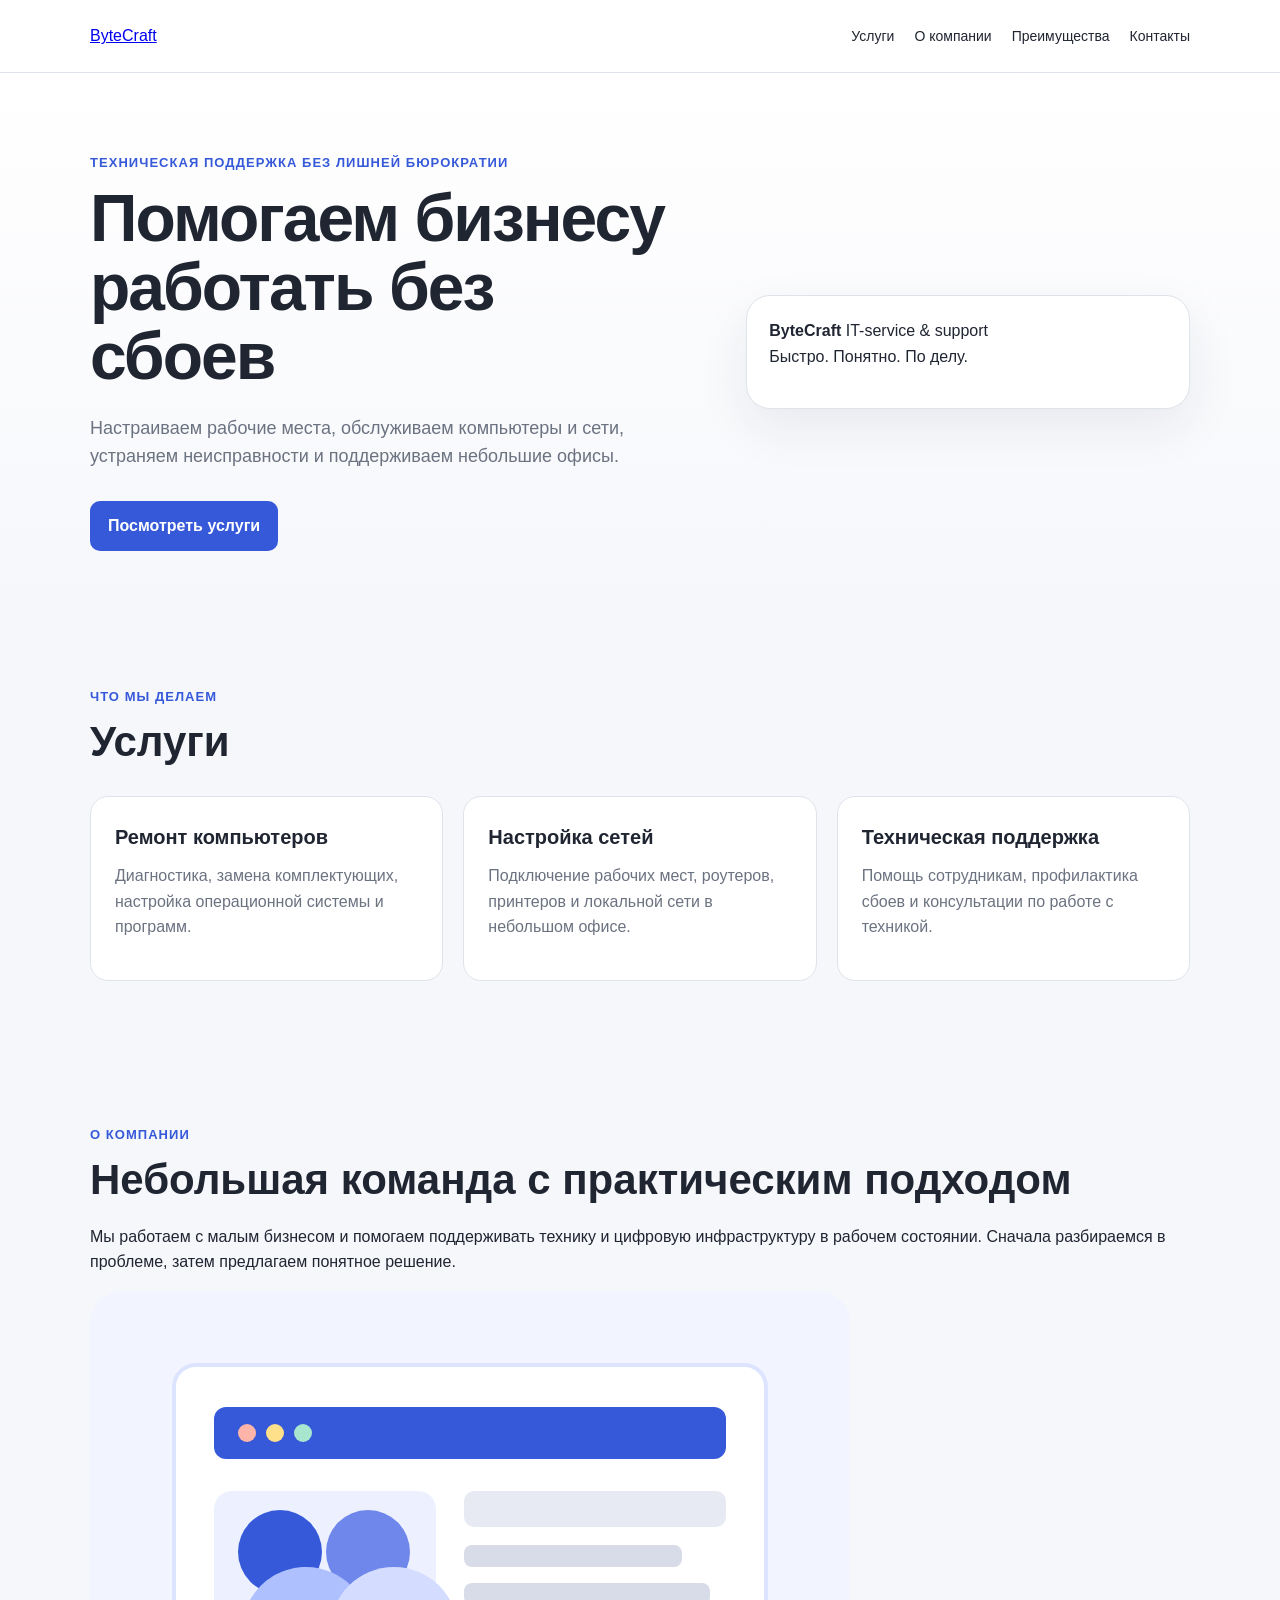
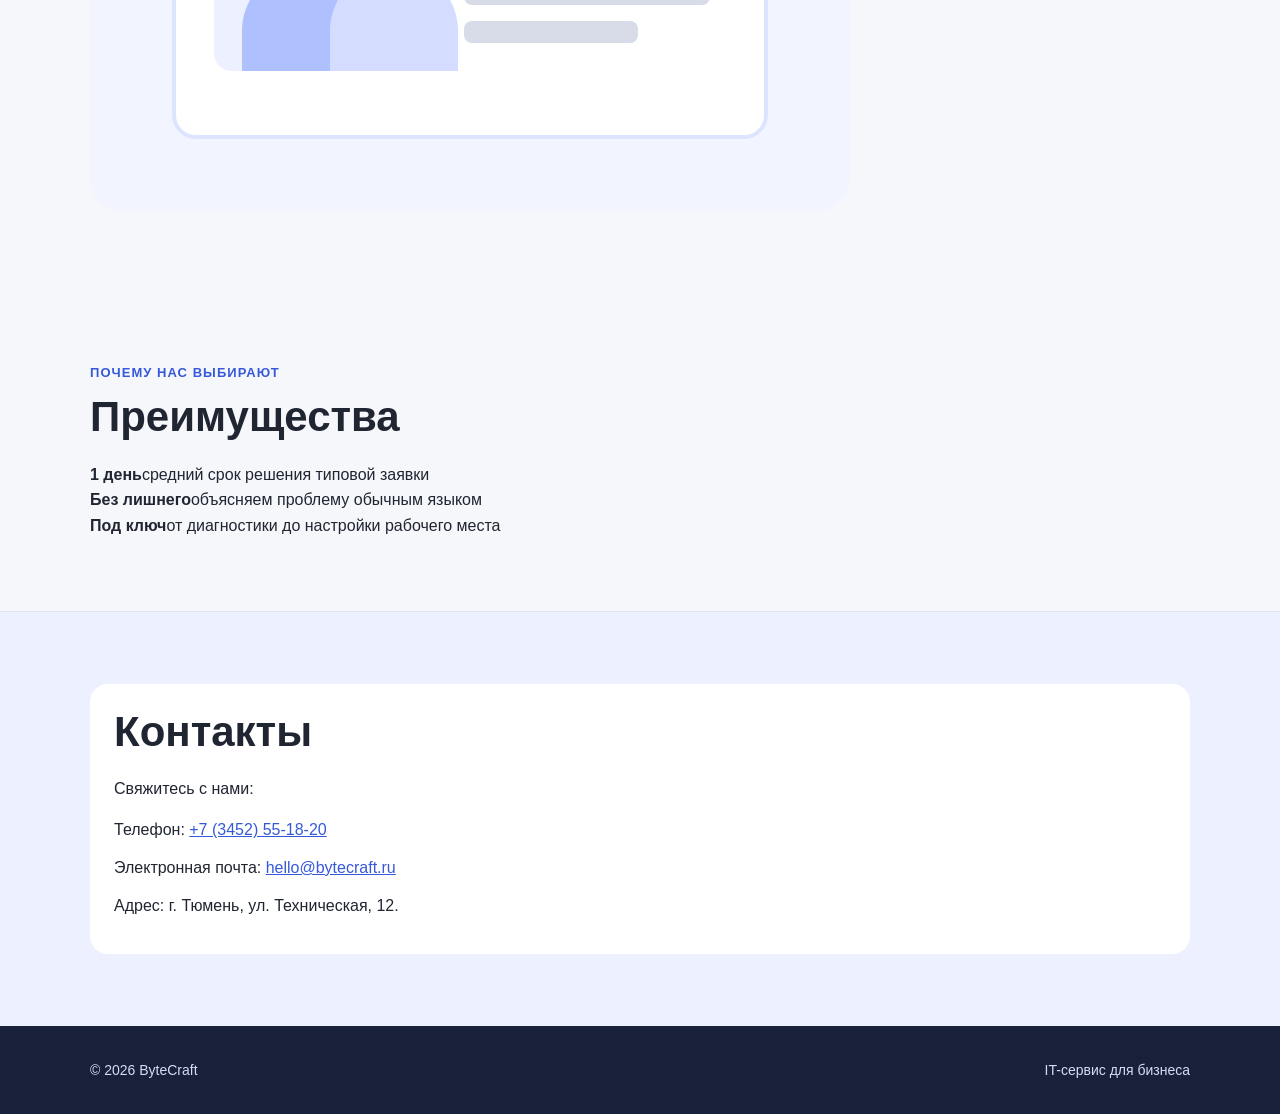
<file: index.html>
<!DOCTYPE html>
<html lang="ru">
<head>
  <meta charset="UTF-8">
  <meta name="viewport" content="width=device-width, initial-scale=1.0">
  <title>ByteCraft — IT-сервис для бизнеса</title>
  <link rel="stylesheet" href="style.css">
</head>
<body>
  <header class="site-header">
    <div class="container header-inner">
      <a class="logo" href="#top">ByteCraft</a>
      <nav class="main-nav" aria-label="Основная навигация">
        <a href="#services">Услуги</a>
        <a href="#about">О компании</a>
        <a href="#advantages">Преимущества</a>
        <a href="#contacts">Контакты</a>
      </nav>
    </div>
  </header>

  <main id="top">
    <section class="hero">
      <div class="container hero-grid">
        <div>
          <p class="eyebrow">Техническая поддержка без лишней бюрократии</p>
          <h1>Помогаем бизнесу работать без сбоев</h1>
          <p class="lead">Настраиваем рабочие места, обслуживаем компьютеры и сети, устраняем неисправности и поддерживаем небольшие офисы.</p>
          <a class="button" href="#services">Посмотреть услуги</a>
        </div>
        <div class="hero-card">
          <strong>ByteCraft</strong>
          <span>IT-service & support</span>
          <p>Быстро. Понятно. По делу.</p>
        </div>
      </div>
    </section>

    <section id="services" class="section">
      <div class="container">
        <p class="eyebrow">Что мы делаем</p>
        <h2>Услуги</h2>
        <div class="cards">
          <article class="card">
            <h3>Ремонт компьютеров</h3>
            <p>Диагностика, замена комплектующих, настройка операционной системы и программ.</p>
          </article>
          <article class="card">
            <h3>Настройка сетей</h3>
            <p>Подключение рабочих мест, роутеров, принтеров и локальной сети в небольшом офисе.</p>
          </article>
          <article class="card">
            <h3>Техническая поддержка</h3>
            <p>Помощь сотрудникам, профилактика сбоев и консультации по работе с техникой.</p>
          </article>
        </div>
      </div>
    </section>

    <section id="about" class="section section-alt">
      <div class="container split">
        <div>
          <p class="eyebrow">О компании</p>
          <h2>Небольшая команда с практическим подходом</h2>
          <p>Мы работаем с малым бизнесом и помогаем поддерживать технику и цифровую инфраструктуру в рабочем состоянии. Сначала разбираемся в проблеме, затем предлагаем понятное решение.</p>
        </div>
        <img src="assets/team.svg" alt="Команда IT-специалистов">
      </div>
    </section>

    <section id="advantages" class="section">
      <div class="container">
        <p class="eyebrow">Почему нас выбирают</p>
        <h2>Преимущества</h2>
        <div class="facts">
          <div><strong>1 день</strong><span>средний срок решения типовой заявки</span></div>
          <div><strong>Без лишнего</strong><span>объясняем проблему обычным языком</span></div>
          <div><strong>Под ключ</strong><span>от диагностики до настройки рабочего места</span></div>
        </div>
      </div>
    </section>

    <section id="contacts" class="section contacts" aria-labelledby="contacts-title">
      <div class="container">
        <h2 id="contacts-title">Контакты</h2>
        <p>Свяжитесь с нами:</p>
        <address>
          <p>Телефон: <a href="tel:+73452551820">+7 (3452) 55-18-20</a></p>
          <p>Электронная почта: <a href="mailto:hello@bytecraft.ru">hello@bytecraft.ru</a></p>
          <p>Адрес: г. Тюмень, ул. Техническая, 12.</p>
        </address>
      </div>
    </section>
  </main>

  <footer class="site-footer">
    <div class="container footer-inner">
      <span>© 2026 ByteCraft</span>
      <span>IT-сервис для бизнеса</span>
    </div>
  </footer>
</body>
</html>
</file>
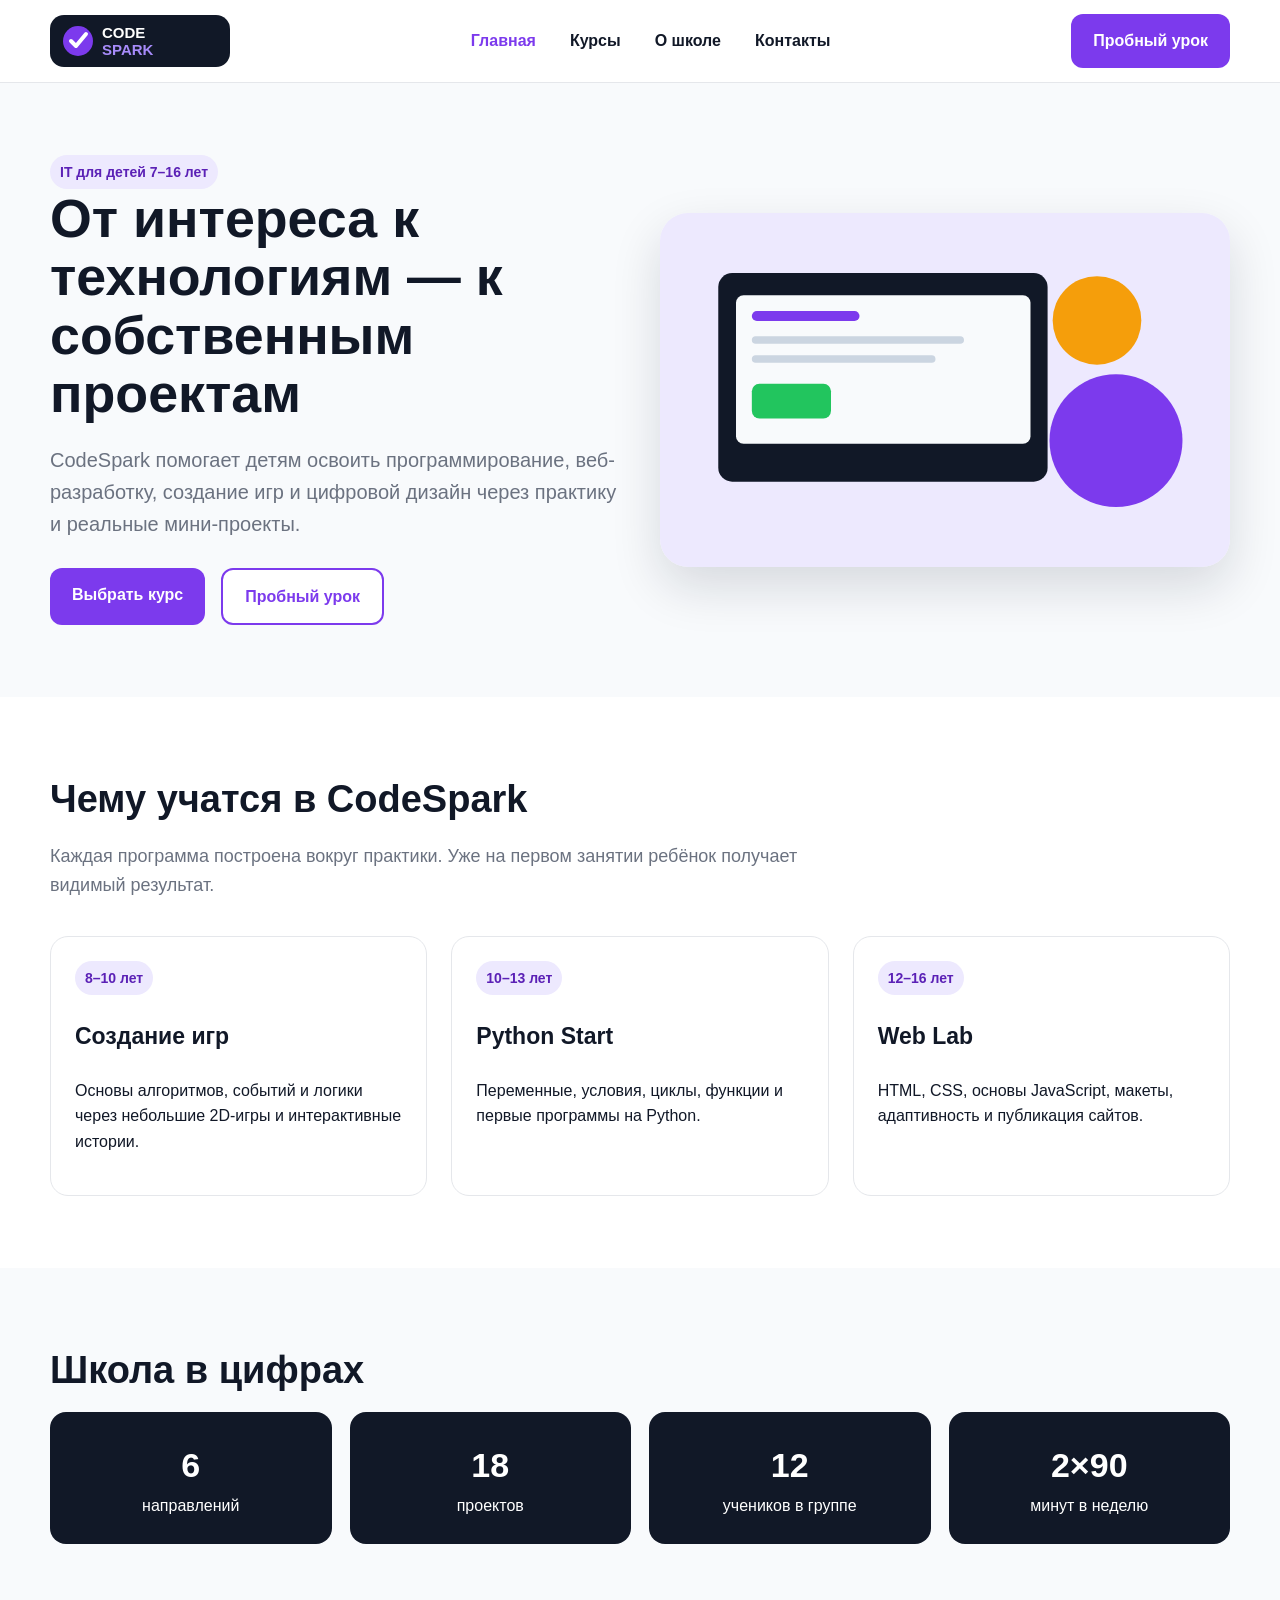
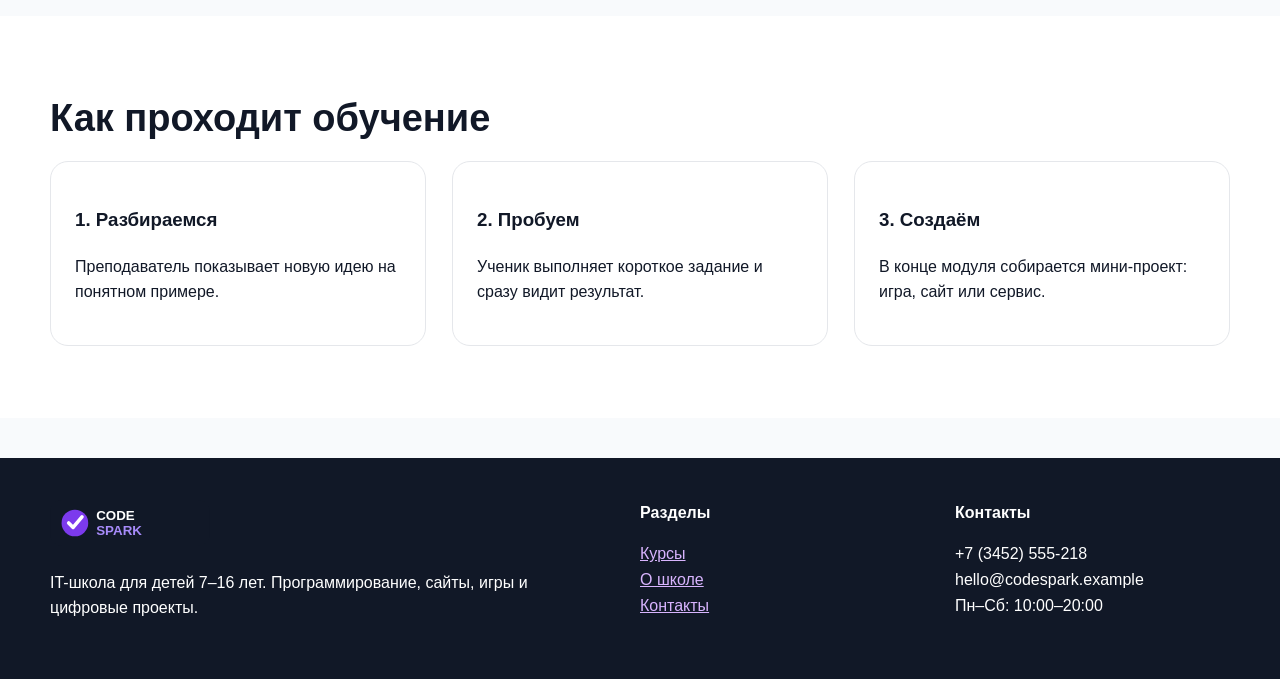
<file: codespark/index.html>
<!doctype html><html lang="ru"><head><meta charset="UTF-8"><meta name="viewport" content="width=device-width, initial-scale=1"><title>CodeSpark — IT-школа для детей</title><link rel="stylesheet" href="style.css"></head><body>

<header class="site-header">
  <div class="container header-inner">
    <a class="logo" href="index.html"><img src="assets/logo.svg" alt="CodeSpark"></a>
    <nav class="main-nav" aria-label="Основная навигация">
      <ul>
        <li><a href="index.html" aria-current="page">Главная</a></li>
        <li><a href="courses.html">Курсы</a></li>
        <li><a href="about.html">О школе</a></li>
        <li><a href="contacts.html">Контакты</a></li>
      </ul>
    </nav>
    <a class="btn" href="contacts.html#trial">Пробный урок</a>
  </div>
</header>

<main>
<section class="hero"><div class="container hero-grid">
<div><span class="badge">IT для детей 7–16 лет</span><h1>От интереса к технологиям — к собственным проектам</h1><p>CodeSpark помогает детям освоить программирование, веб-разработку, создание игр и цифровой дизайн через практику и реальные мини-проекты.</p><div class="hero-actions"><a class="btn" href="courses.html">Выбрать курс</a><a class="btn btn-secondary" href="contacts.html#trial">Пробный урок</a></div></div>
<img class="hero-image" src="assets/hero.svg" alt="Иллюстрация IT-обучения">
</div></section>
<section class="section alt"><div class="container"><h2 class="section-title">Чему учатся в CodeSpark</h2><p class="section-lead">Каждая программа построена вокруг практики. Уже на первом занятии ребёнок получает видимый результат.</p>
<div class="cards">
<article class="card"><span class="badge">8–10 лет</span><h3>Создание игр</h3><p>Основы алгоритмов, событий и логики через небольшие 2D-игры и интерактивные истории.</p></article>
<article class="card"><span class="badge">10–13 лет</span><h3>Python Start</h3><p>Переменные, условия, циклы, функции и первые программы на Python.</p></article>
<article class="card"><span class="badge">12–16 лет</span><h3>Web Lab</h3><p>HTML, CSS, основы JavaScript, макеты, адаптивность и публикация сайтов.</p></article>
</div></div></section>
<section class="section"><div class="container"><h2 class="section-title">Школа в цифрах</h2><div class="stats">
<div class="stat"><strong>6</strong>направлений</div><div class="stat"><strong>18</strong>проектов</div><div class="stat"><strong>12</strong>учеников в группе</div><div class="stat"><strong>2×90</strong>минут в неделю</div>
</div></div></section>
<section class="section alt"><div class="container"><h2 class="section-title">Как проходит обучение</h2><div class="feature-row">
<div class="feature"><h3>1. Разбираемся</h3><p>Преподаватель показывает новую идею на понятном примере.</p></div>
<div class="feature"><h3>2. Пробуем</h3><p>Ученик выполняет короткое задание и сразу видит результат.</p></div>
<div class="feature"><h3>3. Создаём</h3><p>В конце модуля собирается мини-проект: игра, сайт или сервис.</p></div>
</div></div></section>
</main>
<footer class="footer">
  <div class="container footer-grid">
    <div><img src="assets/logo.svg" alt="CodeSpark" style="width:160px"><p>IT-школа для детей 7–16 лет. Программирование, сайты, игры и цифровые проекты.</p></div>
    <div><strong>Разделы</strong><p><a href="courses.html">Курсы</a><br><a href="about.html">О школе</a><br><a href="contacts.html">Контакты</a></p></div>
    <div><strong>Контакты</strong><p>+7 (3452) 555-218<br>hello@codespark.example<br>Пн–Сб: 10:00–20:00</p></div>
  </div>
</footer>
</body></html>
</file>
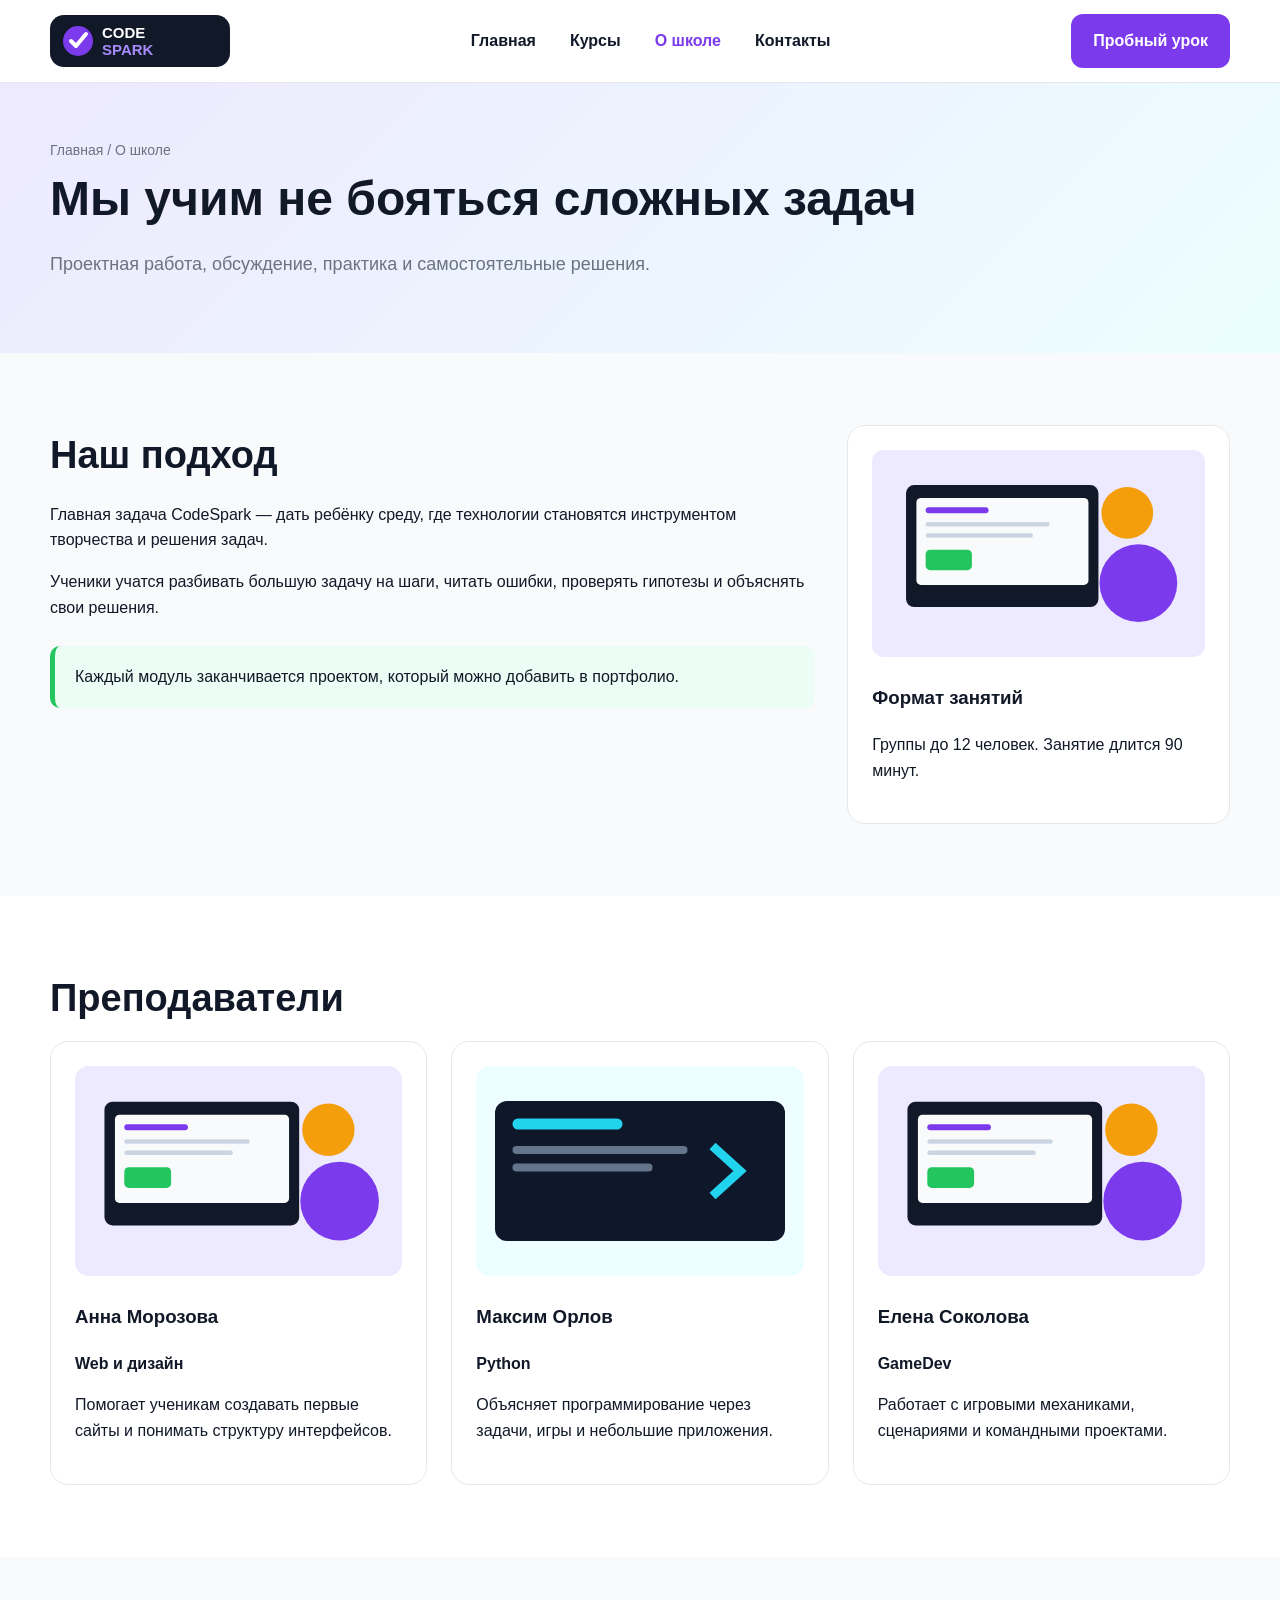
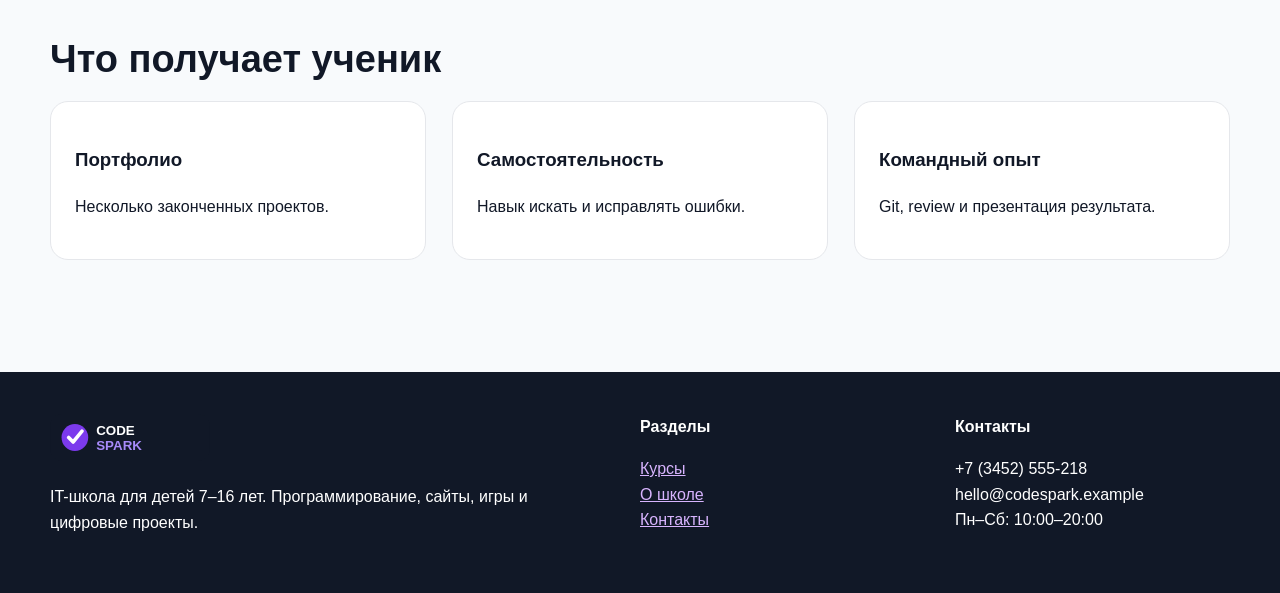
<file: codespark/about.html>
<!doctype html><html lang="ru"><head><meta charset="UTF-8"><meta name="viewport" content="width=device-width, initial-scale=1"><title>О школе — CodeSpark</title><link rel="stylesheet" href="style.css"></head><body>

<header class="site-header">
  <div class="container header-inner">
    <a class="logo" href="index.html"><img src="assets/logo.svg" alt="CodeSpark"></a>
    <nav class="main-nav" aria-label="Основная навигация">
      <ul>
        <li><a href="index.html">Главная</a></li>
        <li><a href="courses.html">Курсы</a></li>
        <li><a href="about.html" aria-current="page">О школе</a></li>
        <li><a href="contacts.html">Контакты</a></li>
      </ul>
    </nav>
    <a class="btn" href="contacts.html#trial">Пробный урок</a>
  </div>
</header>

<main>
<section class="page-hero"><div class="container"><div class="breadcrumbs">Главная / О школе</div><h1>Мы учим не бояться сложных задач</h1><p class="section-lead">Проектная работа, обсуждение, практика и самостоятельные решения.</p></div></section>
<section class="section"><div class="container about-layout"><div><h2 class="section-title">Наш подход</h2><p>Главная задача CodeSpark — дать ребёнку среду, где технологии становятся инструментом творчества и решения задач.</p><p>Ученики учатся разбивать большую задачу на шаги, читать ошибки, проверять гипотезы и объяснять свои решения.</p><div class="notice">Каждый модуль заканчивается проектом, который можно добавить в портфолио.</div></div>
<aside class="sidebar"><img src="assets/hero.svg" alt="Обучение" style="width:100%"><h3>Формат занятий</h3><p>Группы до 12 человек. Занятие длится 90 минут.</p></aside></div></section>
<section class="section alt"><div class="container"><h2 class="section-title">Преподаватели</h2><div class="team-grid">
<article class="teacher"><img class="teacher-avatar" src="assets/hero.svg" alt="Анна Морозова"><h3>Анна Морозова</h3><p><strong>Web и дизайн</strong></p><p>Помогает ученикам создавать первые сайты и понимать структуру интерфейсов.</p></article>
<article class="teacher"><img class="teacher-avatar" src="assets/courses.svg" alt="Максим Орлов"><h3>Максим Орлов</h3><p><strong>Python</strong></p><p>Объясняет программирование через задачи, игры и небольшие приложения.</p></article>
<article class="teacher"><img class="teacher-avatar" src="assets/hero.svg" alt="Елена Соколова"><h3>Елена Соколова</h3><p><strong>GameDev</strong></p><p>Работает с игровыми механиками, сценариями и командными проектами.</p></article>
</div></div></section>
<section class="section"><div class="container"><h2 class="section-title">Что получает ученик</h2><div class="feature-row">
<div class="feature"><h3>Портфолио</h3><p>Несколько законченных проектов.</p></div>
<div class="feature"><h3>Самостоятельность</h3><p>Навык искать и исправлять ошибки.</p></div>
<div class="feature"><h3>Командный опыт</h3><p>Git, review и презентация результата.</p></div>
</div></div></section>
</main>
<footer class="footer">
  <div class="container footer-grid">
    <div><img src="assets/logo.svg" alt="CodeSpark" style="width:160px"><p>IT-школа для детей 7–16 лет. Программирование, сайты, игры и цифровые проекты.</p></div>
    <div><strong>Разделы</strong><p><a href="courses.html">Курсы</a><br><a href="about.html">О школе</a><br><a href="contacts.html">Контакты</a></p></div>
    <div><strong>Контакты</strong><p>+7 (3452) 555-218<br>hello@codespark.example<br>Пн–Сб: 10:00–20:00</p></div>
  </div>
</footer>
</body></html>
</file>
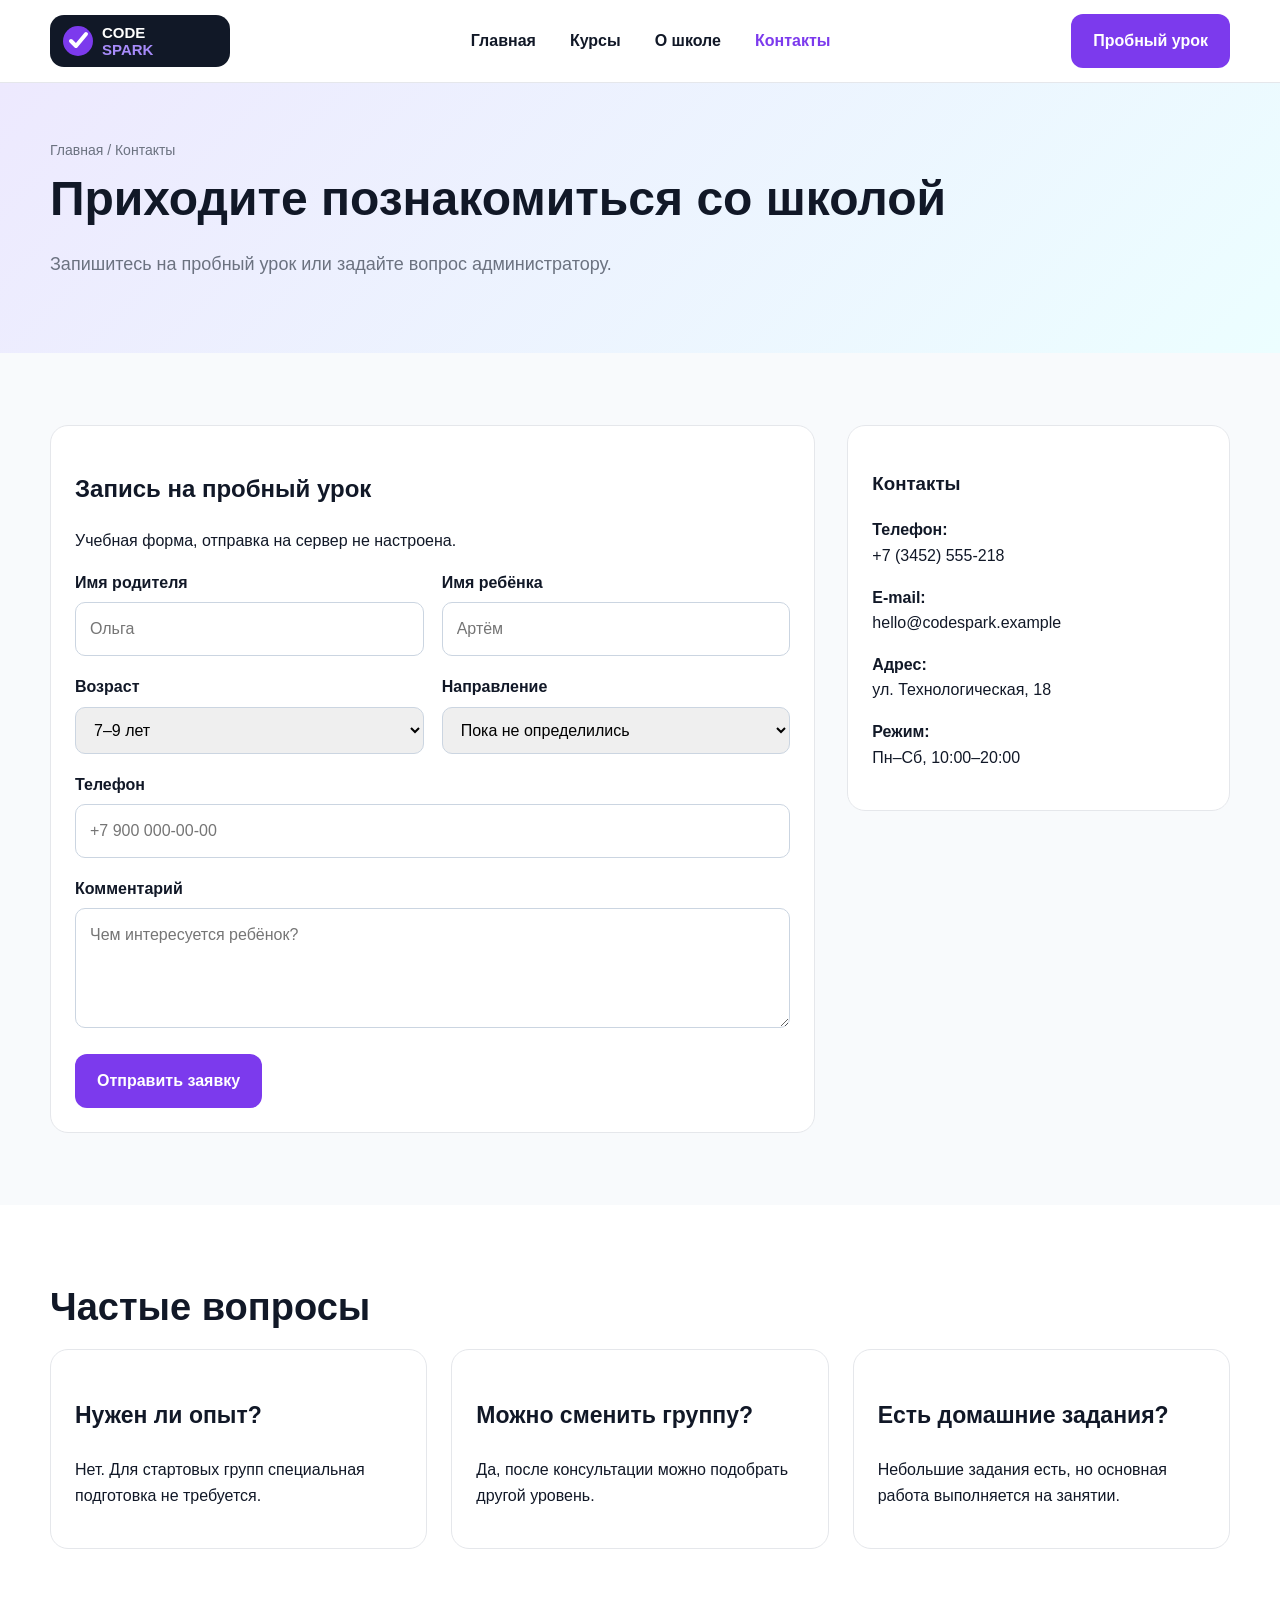
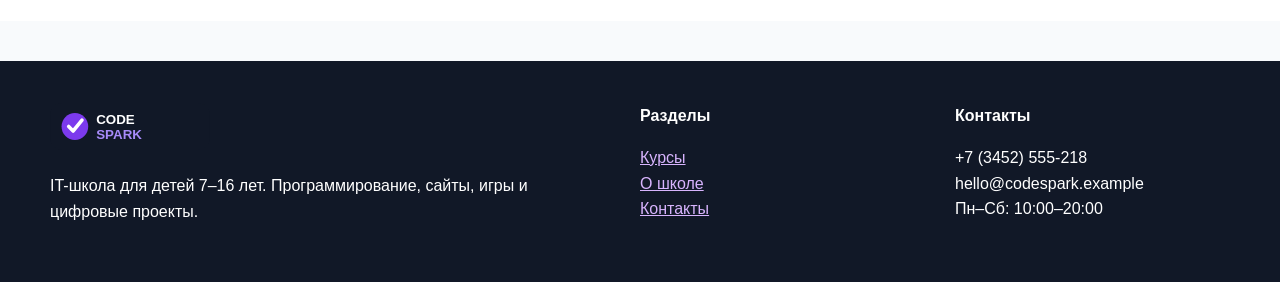
<file: codespark/contacts.html>
<!doctype html><html lang="ru"><head><meta charset="UTF-8"><meta name="viewport" content="width=device-width, initial-scale=1"><title>Контакты — CodeSpark</title><link rel="stylesheet" href="style.css"></head><body>

<header class="site-header">
  <div class="container header-inner">
    <a class="logo" href="index.html"><img src="assets/logo.svg" alt="CodeSpark"></a>
    <nav class="main-nav" aria-label="Основная навигация">
      <ul>
        <li><a href="index.html">Главная</a></li>
        <li><a href="courses.html">Курсы</a></li>
        <li><a href="about.html">О школе</a></li>
        <li><a href="contacts.html" aria-current="page">Контакты</a></li>
      </ul>
    </nav>
    <a class="btn" href="contacts.html#trial">Пробный урок</a>
  </div>
</header>

<main>
<section class="page-hero"><div class="container"><div class="breadcrumbs">Главная / Контакты</div><h1>Приходите познакомиться со школой</h1><p class="section-lead">Запишитесь на пробный урок или задайте вопрос администратору.</p></div></section>
<section class="section" id="trial"><div class="container contact-layout">
<div class="form-card"><h2>Запись на пробный урок</h2><p>Учебная форма, отправка на сервер не настроена.</p>
<form><div class="form-row"><div class="form-group"><label for="parent-name">Имя родителя</label><input id="parent-name" name="parent-name" type="text" placeholder="Ольга"></div><div class="form-group"><label for="child-name">Имя ребёнка</label><input id="child-name" name="child-name" type="text" placeholder="Артём"></div></div>
<div class="form-row"><div class="form-group"><label for="age">Возраст</label><select id="age" name="age"><option>7–9 лет</option><option>10–12 лет</option><option>13–16 лет</option></select></div><div class="form-group"><label for="course">Направление</label><select id="course" name="course"><option>Пока не определились</option><option>Игры</option><option>Python</option><option>Web</option></select></div></div>
<div class="form-group"><label for="phone">Телефон</label><input id="phone" name="phone" autocomplete="tel" type="tel" placeholder="+7 900 000-00-00"></div>
<div class="form-group"><label for="comment">Комментарий</label><textarea id="comment" name="comment" placeholder="Чем интересуется ребёнок?"></textarea></div><button class="btn" type="button">Отправить заявку</button></form></div>
<aside class="sidebar"><h3>Контакты</h3><p><strong>Телефон:</strong><br>+7 (3452) 555-218</p><p><strong>E-mail:</strong><br>hello@codespark.example</p><p><strong>Адрес:</strong><br>ул. Технологическая, 18</p><p><strong>Режим:</strong><br>Пн–Сб, 10:00–20:00</p></aside>
</div></section>
<section class="section alt"><div class="container"><h2 class="section-title">Частые вопросы</h2><div class="cards">
<article class="card"><h3>Нужен ли опыт?</h3><p>Нет. Для стартовых групп специальная подготовка не требуется.</p></article>
<article class="card"><h3>Можно сменить группу?</h3><p>Да, после консультации можно подобрать другой уровень.</p></article>
<article class="card"><h3>Есть домашние задания?</h3><p>Небольшие задания есть, но основная работа выполняется на занятии.</p></article>
</div></div></section>
</main>
<footer class="footer">
  <div class="container footer-grid">
    <div><img src="assets/logo.svg" alt="CodeSpark" style="width:160px"><p>IT-школа для детей 7–16 лет. Программирование, сайты, игры и цифровые проекты.</p></div>
    <div><strong>Разделы</strong><p><a href="courses.html">Курсы</a><br><a href="about.html">О школе</a><br><a href="contacts.html">Контакты</a></p></div>
    <div><strong>Контакты</strong><p>+7 (3452) 555-218<br>hello@codespark.example<br>Пн–Сб: 10:00–20:00</p></div>
  </div>
</footer>
</body></html>
</file>
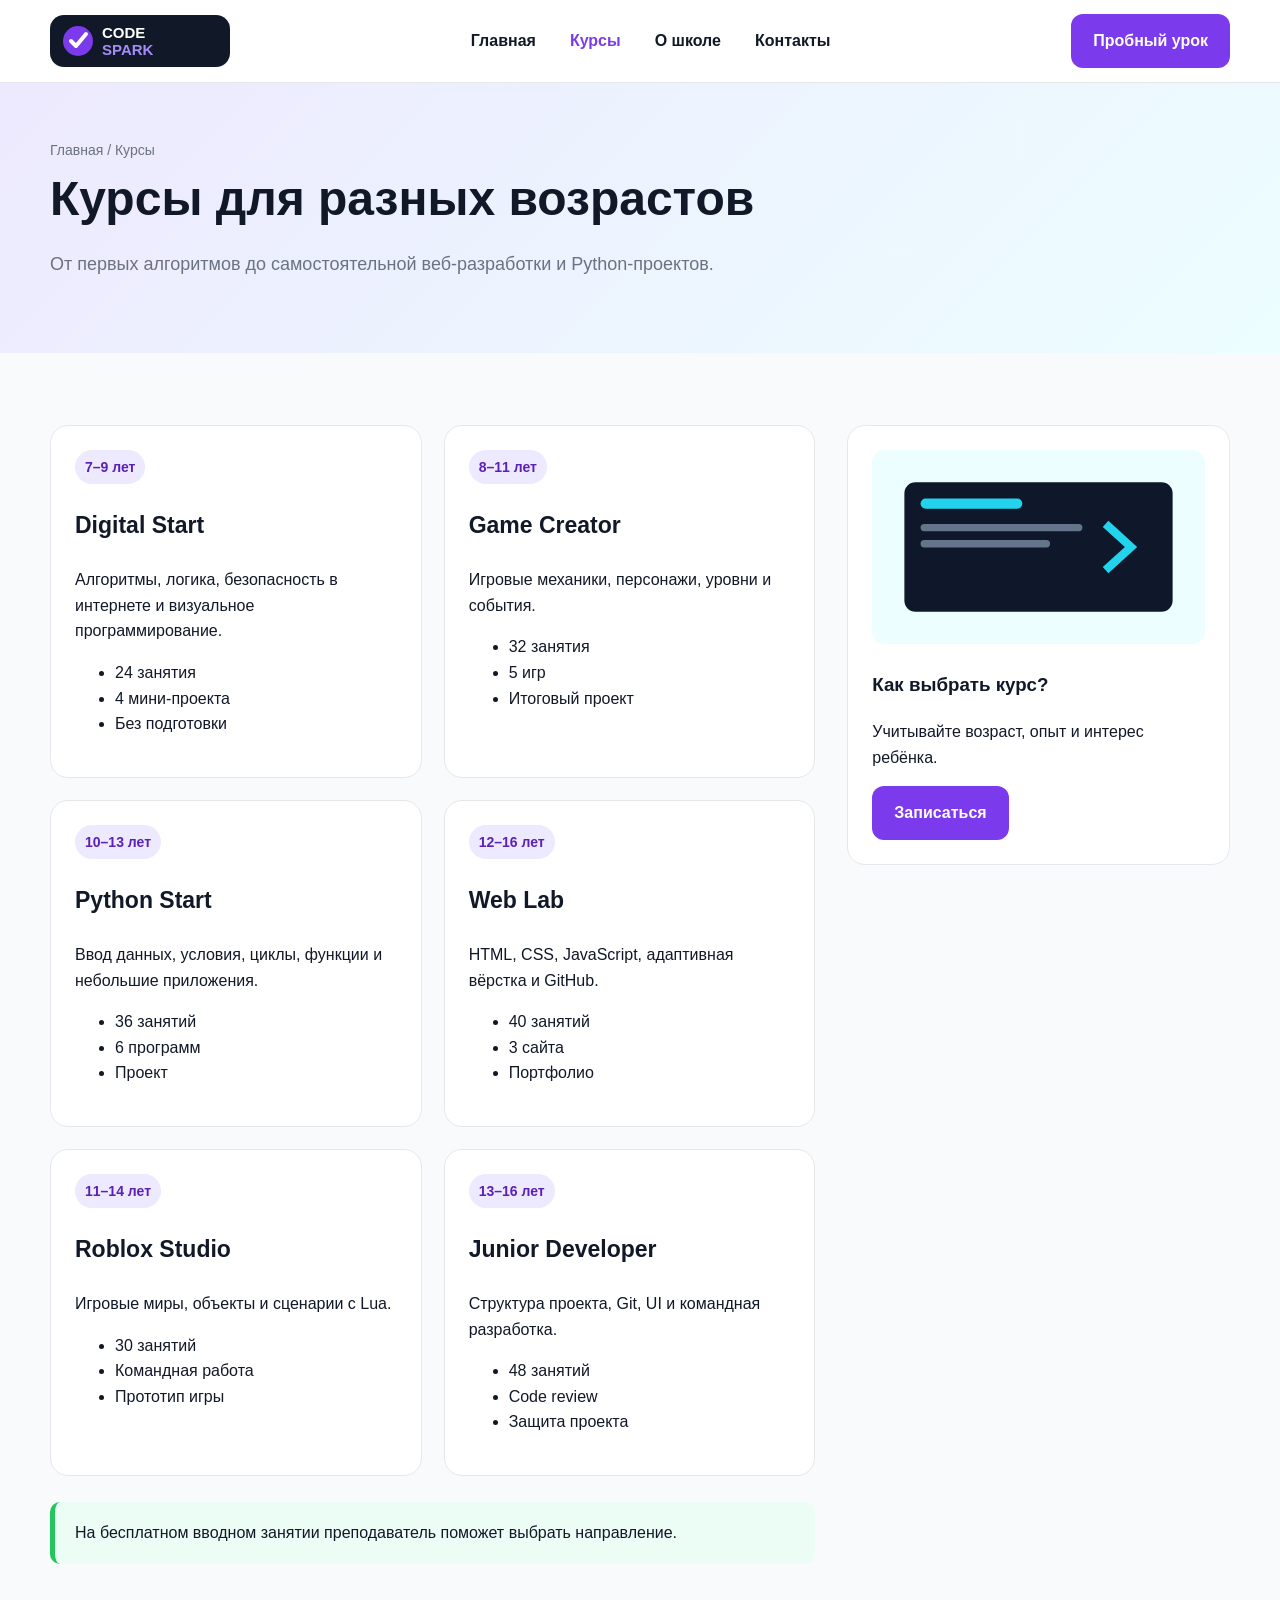
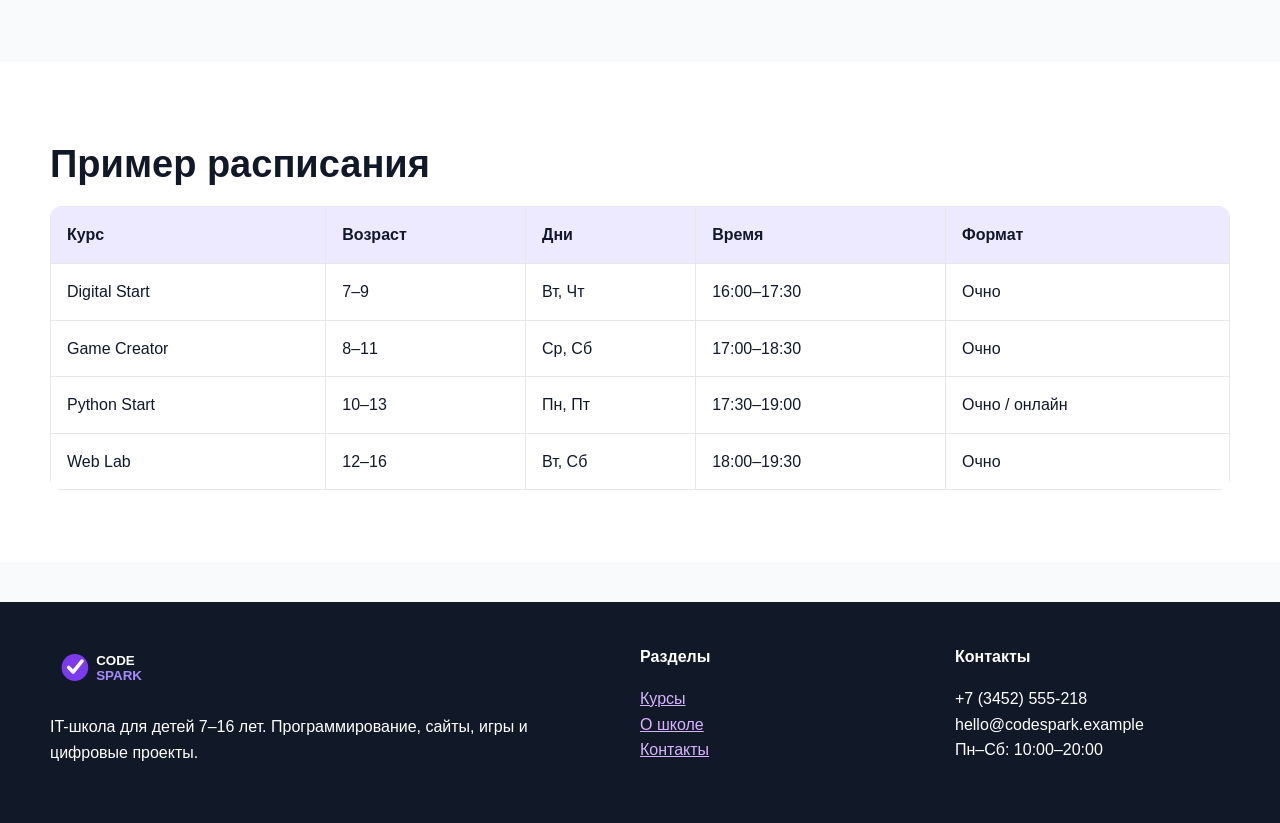
<file: codespark/courses.html>
<!doctype html><html lang="ru"><head><meta charset="UTF-8"><meta name="viewport" content="width=device-width, initial-scale=1"><title>Курсы — CodeSpark</title><link rel="stylesheet" href="style.css"></head><body>

<header class="site-header">
  <div class="container header-inner">
    <a class="logo" href="index.html"><img src="assets/logo.svg" alt="CodeSpark"></a>
    <nav class="main-nav" aria-label="Основная навигация">
      <ul>
        <li><a href="index.html">Главная</a></li>
        <li><a href="courses.html" aria-current="page">Курсы</a></li>
        <li><a href="about.html">О школе</a></li>
        <li><a href="contacts.html">Контакты</a></li>
      </ul>
    </nav>
    <a class="btn" href="contacts.html#trial">Пробный урок</a>
  </div>
</header>

<main>
<section class="page-hero"><div class="container"><div class="breadcrumbs">Главная / Курсы</div><h1>Курсы для разных возрастов</h1><p class="section-lead">От первых алгоритмов до самостоятельной веб-разработки и Python-проектов.</p></div></section>
<section class="section"><div class="container course-layout">
<div><div class="course-list">
<article class="course-card"><span class="badge">7–9 лет</span><h3>Digital Start</h3><p>Алгоритмы, логика, безопасность в интернете и визуальное программирование.</p><ul><li>24 занятия</li><li>4 мини-проекта</li><li>Без подготовки</li></ul></article>
<article class="course-card"><span class="badge">8–11 лет</span><h3>Game Creator</h3><p>Игровые механики, персонажи, уровни и события.</p><ul><li>32 занятия</li><li>5 игр</li><li>Итоговый проект</li></ul></article>
<article class="course-card"><span class="badge">10–13 лет</span><h3>Python Start</h3><p>Ввод данных, условия, циклы, функции и небольшие приложения.</p><ul><li>36 занятий</li><li>6 программ</li><li>Проект</li></ul></article>
<article class="course-card"><span class="badge">12–16 лет</span><h3>Web Lab</h3><p>HTML, CSS, JavaScript, адаптивная вёрстка и GitHub.</p><ul><li>40 занятий</li><li>3 сайта</li><li>Портфолио</li></ul></article>
<article class="course-card"><span class="badge">11–14 лет</span><h3>Roblox Studio</h3><p>Игровые миры, объекты и сценарии с Lua.</p><ul><li>30 занятий</li><li>Командная работа</li><li>Прототип игры</li></ul></article>
<article class="course-card"><span class="badge">13–16 лет</span><h3>Junior Developer</h3><p>Структура проекта, Git, UI и командная разработка.</p><ul><li>48 занятий</li><li>Code review</li><li>Защита проекта</li></ul></article>
</div><div class="notice">На бесплатном вводном занятии преподаватель поможет выбрать направление.</div></div>
<aside class="sidebar"><img src="assets/courses.svg" alt="Курсы" style="width:100%"><h3>Как выбрать курс?</h3><p>Учитывайте возраст, опыт и интерес ребёнка.</p><a class="btn" href="contacts.html#trial">Записаться</a></aside>
</div></section>
<section class="section alt"><div class="container"><h2 class="section-title" id="schedule">Пример расписания</h2><p class="table-hint">На узком экране прокрутите таблицу вправо.</p><div class="table-scroll" role="region" aria-labelledby="schedule" tabindex="0"><table class="schedule"><thead><tr><th scope="col">Курс</th><th scope="col">Возраст</th><th scope="col">Дни</th><th scope="col">Время</th><th scope="col">Формат</th></tr></thead><tbody>
<tr><td>Digital Start</td><td>7–9</td><td>Вт, Чт</td><td>16:00–17:30</td><td>Очно</td></tr>
<tr><td>Game Creator</td><td>8–11</td><td>Ср, Сб</td><td>17:00–18:30</td><td>Очно</td></tr>
<tr><td>Python Start</td><td>10–13</td><td>Пн, Пт</td><td>17:30–19:00</td><td>Очно / онлайн</td></tr>
<tr><td>Web Lab</td><td>12–16</td><td>Вт, Сб</td><td>18:00–19:30</td><td>Очно</td></tr>
</tbody></table></div></div></section>
</main>
<footer class="footer">
  <div class="container footer-grid">
    <div><img src="assets/logo.svg" alt="CodeSpark" style="width:160px"><p>IT-школа для детей 7–16 лет. Программирование, сайты, игры и цифровые проекты.</p></div>
    <div><strong>Разделы</strong><p><a href="courses.html">Курсы</a><br><a href="about.html">О школе</a><br><a href="contacts.html">Контакты</a></p></div>
    <div><strong>Контакты</strong><p>+7 (3452) 555-218<br>hello@codespark.example<br>Пн–Сб: 10:00–20:00</p></div>
  </div>
</footer>
</body></html>
</file>
<file: style.css>
:root {
    --bg: #f6f7fb;
    --surface: #ffffff;
    --text: #202532;
    --muted: #6b7280;
    --line: #dfe3ea;
    --accent: #3659d9;
    --accent-soft: #edf1ff;
    --dark: #18203a;
}

* {
    box-sizing: border-box;
}

html {
    scroll-behavior: smooth;
}

body {
    margin: 0;
    font-family: Arial, sans-serif;
    color: var(--text);
    background: var(--bg);
    line-height: 1.6;
}

.container {
    width: min(1100px, calc(100% - 40px));
    margin: 0 auto;
}

.site-header {
    position: sticky;
    top: 0;
    z-index: 10;
    background: rgba(255, 255, 255, 0.96);
    border-bottom: 1px solid var(--line);
}

.header-inner,
.footer-inner {
    display: flex;
    align-items: center;
    justify-content: space-between;
    gap: 24px;
    min-height: 72px;
}

.brand {
    display: inline-flex;
    align-items: center;
    gap: 12px;
    color: var(--dark);
    text-decoration: none;
    font-weight: 700;
}

.brand-mark {
    display: grid;
    place-items: center;
    width: 40px;
    height: 40px;
    border-radius: 12px;
    background: var(--accent);
    color: white;
    font-size: 14px;
}

.main-nav {
    display: flex;
    gap: 20px;
    flex-wrap: wrap;
}

.main-nav a {
    color: var(--text);
    text-decoration: none;
    font-size: 14px;
}

.main-nav a:hover {
    color: var(--accent);
}

.hero {
    padding: 80px 0 64px;
    background: linear-gradient(180deg, #ffffff 0%, var(--bg) 100%);
}

.hero-grid {
    display: grid;
    grid-template-columns: 1.15fr 0.85fr;
    gap: 56px;
    align-items: center;
}

.eyebrow {
    margin: 0 0 10px;
    color: var(--accent);
    font-size: 13px;
    font-weight: 700;
    letter-spacing: 0.08em;
    text-transform: uppercase;
}

h1,
h2,
h3,
p {
    margin-top: 0;
}

h1 {
    margin-bottom: 22px;
    max-width: 760px;
    font-size: clamp(38px, 6vw, 66px);
    line-height: 1.05;
    letter-spacing: -0.03em;
}

h2 {
    margin-bottom: 20px;
    font-size: clamp(28px, 4vw, 42px);
    line-height: 1.15;
}

h3 {
    margin-bottom: 10px;
    font-size: 20px;
}

.hero-text,
.lead {
    max-width: 760px;
    color: var(--muted);
    font-size: 18px;
}

.button {
    display: inline-block;
    margin-top: 12px;
    padding: 12px 18px;
    border-radius: 10px;
    background: var(--accent);
    color: white;
    text-decoration: none;
    font-weight: 700;
}

.hero-card {
    padding: 22px;
    border: 1px solid var(--line);
    border-radius: 24px;
    background: var(--surface);
    box-shadow: 0 18px 50px rgba(24, 32, 58, 0.08);
}

.hero-card img {
    display: block;
    width: 100%;
    height: auto;
}

.section {
    padding: 72px 0;
}

.section-soft {
    background: var(--surface);
    border-top: 1px solid var(--line);
    border-bottom: 1px solid var(--line);
}

.cards {
    display: grid;
    grid-template-columns: repeat(3, 1fr);
    gap: 20px;
    margin-top: 30px;
}

.card,
.person {
    border: 1px solid var(--line);
    border-radius: 18px;
    background: var(--surface);
}

.card {
    padding: 24px;
}

.card-number {
    display: inline-block;
    margin-bottom: 18px;
    color: var(--accent);
    font-weight: 700;
}

.card p,
.person span {
    color: var(--muted);
}

.team-grid {
    display: grid;
    grid-template-columns: repeat(2, 1fr);
    gap: 20px;
    margin-top: 28px;
}

.person {
    display: flex;
    flex-direction: column;
    gap: 4px;
    padding: 22px;
}

.site-footer {
    background: var(--dark);
    color: #d7dcef;
}

.footer-inner {
    min-height: 88px;
    font-size: 14px;
}



@media (max-width: 760px) {
    .header-inner,
    .footer-inner,
    .main-nav {
        align-items: flex-start;
        flex-direction: column;
    }

    .header-inner {
        padding: 16px 0;
    }

    .hero-grid,
    .cards,
    .team-grid {
        grid-template-columns: 1fr;
    }

    .hero {
        padding-top: 54px;
    }
}

.contacts {
    background: var(--accent-soft);
    border-top: 1px solid var(--line);
    scroll-margin-top: 100px;
}

.contacts .container {
    padding: 24px;
    background: var(--surface);
    border-radius: 18px;
}

.contacts address {
    font-style: normal;
    overflow-wrap: anywhere;
}
.contacts address p{
    margin-bottom: 12px;
}
.contacts a {
    color: var(--accent);
}
</file>
<file: codespark/style.css>
:root{
  --bg:#f8fafc;--text:#111827;--muted:#6b7280;--primary:#7c3aed;
  --primary-dark:#5b21b6;--accent:#22c55e;--line:#e5e7eb;--dark:#111827;
}
*{box-sizing:border-box}
body{margin:0;font-family:Arial,Helvetica,sans-serif;color:var(--text);background:var(--bg);line-height:1.6}
a{color:inherit}
.container{width:1180px;margin:0 auto}
.site-header{background:#fff;border-bottom:1px solid var(--line);position:sticky;top:0;z-index:10}
.header-inner{height:82px;display:flex;align-items:center;justify-content:space-between}
.logo img{width:180px;display:block}
.main-nav ul{margin:0;padding:0;display:flex;gap:34px;list-style:none;align-items:center}
.main-nav a{text-decoration:none;font-weight:700}
.main-nav a:hover,.main-nav a.active{color:var(--primary)}
.btn{display:inline-block;padding:14px 22px;border-radius:12px;text-decoration:none;font-weight:700;background:var(--primary);color:#fff;border:0}
.btn-secondary{background:#fff;color:var(--primary);border:2px solid var(--primary)}
.hero{padding:72px 0}
.hero-grid{display:grid;grid-template-columns:560px 560px;gap:60px;align-items:center}
.hero h1{font-size:58px;line-height:1.08;margin:0 0 22px}
.hero p{font-size:20px;color:var(--muted);margin:0 0 28px}
.hero-actions{display:flex;gap:16px}
.hero-image{width:560px;border-radius:28px;box-shadow:0 20px 50px rgba(17,24,39,.14)}
.section{padding:72px 0}.section.alt{background:#fff}
.section-title{font-size:38px;margin:0 0 12px}.section-lead{max-width:760px;color:var(--muted);margin:0 0 36px;font-size:18px}
.cards{display:grid;grid-template-columns:repeat(3,1fr);gap:24px}
.card,.course-card,.teacher,.form-card,.sidebar,.feature{background:#fff;border:1px solid var(--line);border-radius:18px;padding:24px}
.card h3,.course-card h3{font-size:23px}
.badge{display:inline-block;padding:6px 10px;border-radius:999px;background:#ede9fe;color:var(--primary-dark);font-size:14px;font-weight:700}
.stats{display:grid;grid-template-columns:repeat(4,1fr);gap:18px}
.stat{background:var(--dark);color:#fff;padding:26px;border-radius:16px;text-align:center}.stat strong{display:block;font-size:34px}
.course-layout,.about-layout,.contact-layout{display:grid;grid-template-columns:760px 380px;gap:40px;align-items:start}
.course-list{display:grid;grid-template-columns:repeat(2,1fr);gap:22px}
.sidebar{position:sticky;top:110px}
.schedule{width:100%;border-collapse:collapse;min-width:900px;background:#fff}
.schedule th,.schedule td{padding:15px 16px;border:1px solid var(--line);text-align:left}.schedule th{background:#ede9fe}
.team-grid{display:grid;grid-template-columns:repeat(3,1fr);gap:24px}
.teacher-avatar{width:100%;height:210px;object-fit:cover;border-radius:14px}
.feature-row{display:flex;gap:26px}.feature{width:33.333%}
.form-row{display:flex;gap:18px}.form-group{flex:1;margin-bottom:18px}
label{display:block;font-weight:700;margin-bottom:7px}
input,select,textarea{width:100%;padding:13px 14px;border:1px solid #cbd5e1;border-radius:10px;font:inherit}
textarea{min-height:120px;resize:vertical}
.page-hero{padding:56px 0 38px;background:linear-gradient(135deg,#ede9fe,#ecfeff)}
.page-hero h1{font-size:48px;margin:0 0 12px}.breadcrumbs{color:var(--muted);font-size:14px}
.notice{padding:18px 20px;border-left:5px solid var(--accent);background:#ecfdf5;border-radius:10px;margin:26px 0}
.footer{background:var(--dark);color:#fff;padding:42px 0;margin-top:40px}
.footer-grid{display:grid;grid-template-columns:2fr 1fr 1fr;gap:40px}.footer a{color:#d8b4fe}



/* Адаптивная версия. Основной стиль и содержание сохранены. */
.container{width:calc(100% - 40px);max-width:1180px}
img{max-width:100%;height:auto}
.hero-grid{grid-template-columns:repeat(2,minmax(0,1fr));gap:40px}
.hero-image{width:100%}
.hero h1{font-size:clamp(32px,4.2vw,58px);overflow-wrap:anywhere}
.course-layout,.about-layout,.contact-layout{grid-template-columns:minmax(0,2fr) minmax(0,1fr);gap:32px}
.cards>*,.course-list>*,.team-grid>*,.footer-grid>*,.form-group{min-width:0}
.feature{flex:1;min-width:0;width:auto}
.form-card,.sidebar,.card,.teacher,.course-card,.feature,.footer{overflow-wrap:anywhere}
.btn{font:inherit;font-weight:700;cursor:pointer;text-align:center;min-height:44px}
.main-nav a{display:inline-flex;align-items:center;min-height:44px}
a[aria-current="page"]{color:var(--primary)}
a:focus-visible,button:focus-visible,input:focus-visible,select:focus-visible,textarea:focus-visible,.table-scroll:focus-visible{outline:3px solid var(--primary);outline-offset:3px}
.table-scroll{width:100%;overflow-x:auto;border-radius:12px}
.schedule{min-width:700px}
.table-hint{display:none;color:var(--muted);font-size:14px}
#trial,#schedule{scroll-margin-top:130px}
@media(max-width:1024px){
 .header-inner{height:auto;min-height:82px;flex-wrap:wrap;gap:12px 24px;padding:12px 0}
 .main-nav{order:3;width:100%}
 .main-nav ul{justify-content:center;flex-wrap:wrap;gap:4px 28px}
 .hero-grid{gap:28px}
 .hero{padding:48px 0}
 .section{padding:48px 0}
 .course-layout,.about-layout,.contact-layout{grid-template-columns:minmax(0,1fr)}
 .sidebar{position:static}
 .sidebar img{max-width:380px;display:block;margin:auto}
 .cards,.team-grid{grid-template-columns:repeat(2,minmax(0,1fr))}
 .stats{grid-template-columns:repeat(2,minmax(0,1fr))}
 .feature-row{flex-wrap:wrap;gap:18px}
 .feature{flex-basis:calc(50% - 18px)}
 .section-title{font-size:32px}
 .page-hero h1{font-size:40px}
}
@media(max-width:767px){
 .container{width:calc(100% - 32px)}
 .site-header{position:static}
 .header-inner{gap:10px;padding:12px 0}
 .logo img{width:145px}
 .header-inner>.btn{font-size:14px;padding:10px 12px}
 .main-nav ul{justify-content:space-between;gap:0 8px;font-size:14px}
 .hero-grid,.cards,.team-grid,.course-list,.footer-grid{grid-template-columns:minmax(0,1fr)}
 .hero{padding:32px 0}
 .hero p{font-size:18px;margin-bottom:22px}
 .hero-actions{flex-direction:column;gap:12px}
 .hero-image{border-radius:18px}
 .section{padding:36px 0}
 .section-title{font-size:28px;line-height:1.2}
 .section-lead{font-size:16px;margin-bottom:24px}
 .page-hero{padding:32px 0 24px}
 .page-hero h1{font-size:32px;line-height:1.15;overflow-wrap:anywhere}
 .card,.course-card,.teacher,.form-card,.sidebar,.feature{padding:20px}
 .feature-row,.form-row{flex-direction:column;gap:0}
 .feature-row{gap:16px}
 .feature{flex-basis:auto;width:100%}
 .stat{padding:18px 12px}
 .stat strong{font-size:28px}
 .form-card .btn{width:100%}
 .footer{padding:32px 0;margin-top:24px}
 .footer-grid{gap:20px}
 .table-hint{display:block}
 #trial,#schedule{scroll-margin-top:16px}
}
</file>
